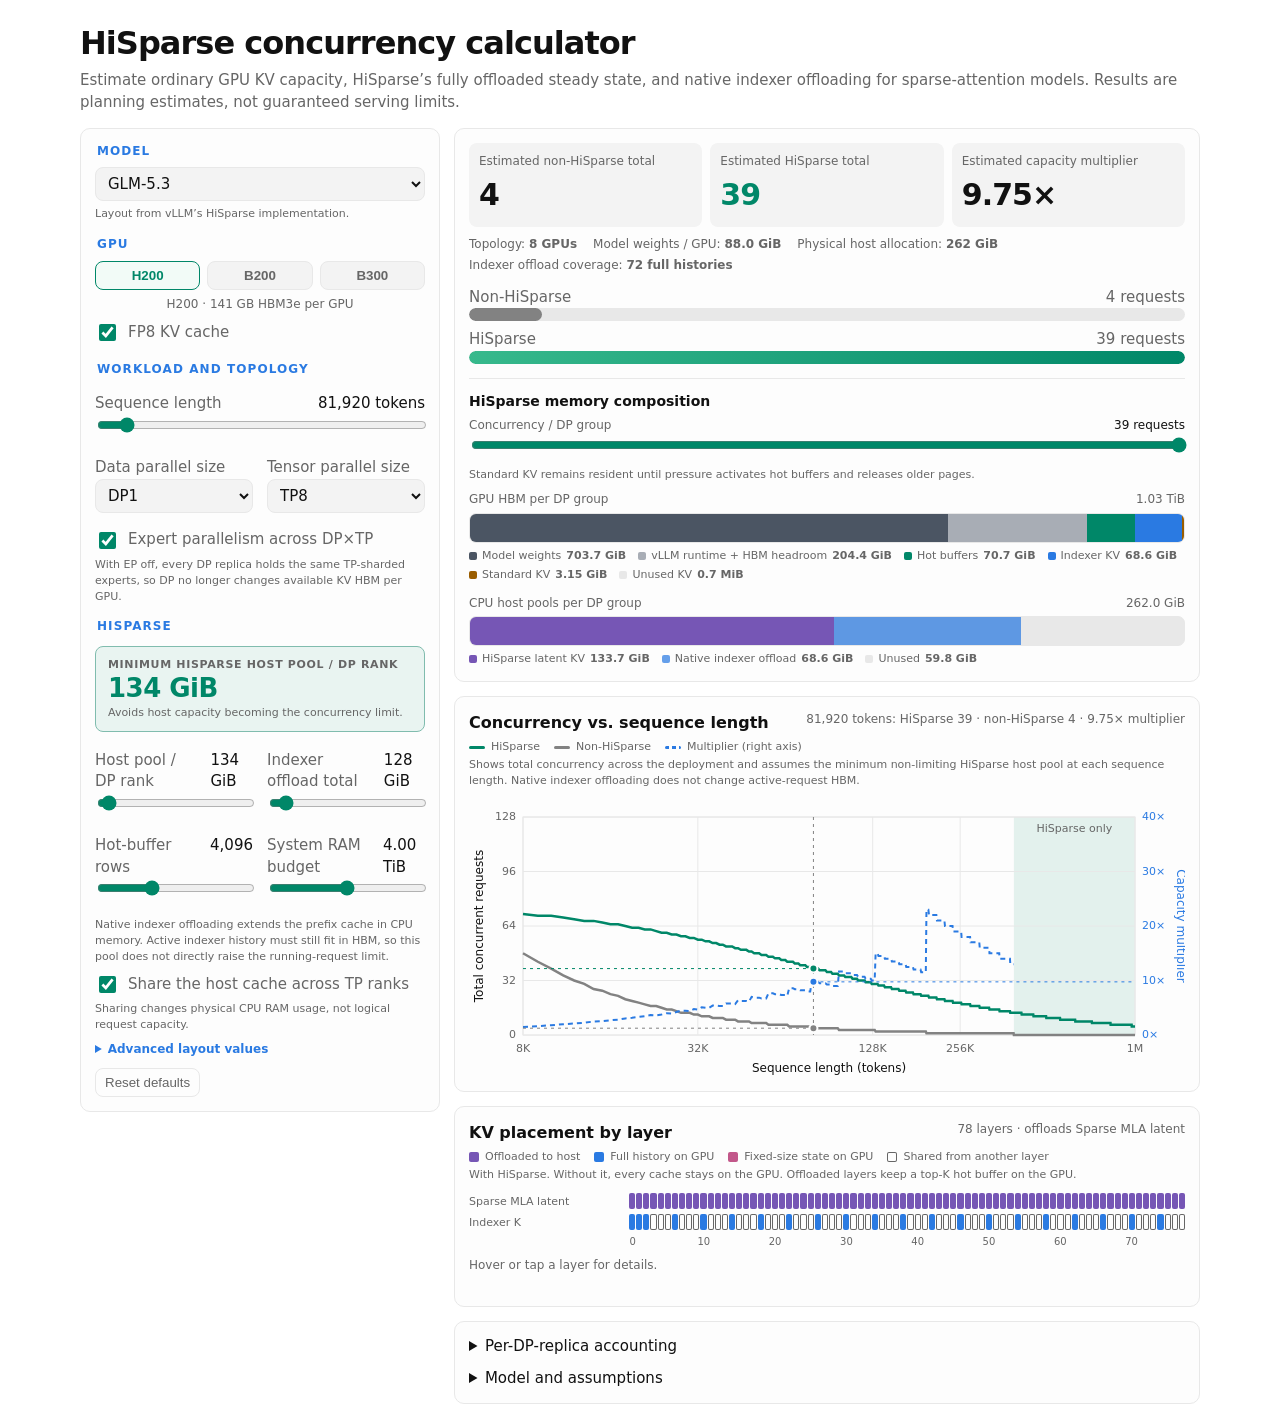
<file: static/hisparse-calculator/index.html>
<!doctype html>
<html lang="en">
<head>
  <meta charset="utf-8">
  <meta name="viewport" content="width=device-width, initial-scale=1">
  <title>HiSparse concurrency calculator</title>
  <style>
    :root {
      color-scheme: light;
      --panel: #fdfdfd;
      --panel-2: #f3f3f3;
      --text: #111111;
      --muted: #666666;
      --line: #e8e8e8;
      --track: #e8e8e8;
      --base: #828282;
      --hi: #008768;
      --accent: #2a7ae2;
      --warn: #9a5d00;
      --host: #7656b5;
      --weights: #4b5563;
      --reserve: #a8adb5;
      --fixed: #c2578a;
    }

    :root[data-theme="dark"] {
      color-scheme: dark;
      --panel: #181818;
      --panel-2: #212121;
      --text: #bbbbbb;
      --muted: #999999;
      --line: #404040;
      --track: #303030;
      --base: #999999;
      --hi: #52d3a5;
      --accent: #79b8ff;
      --warn: #ffc66d;
      --host: #b59cff;
      --weights: #cbd5e1;
      --reserve: #555c66;
      --fixed: #e889b6;
    }

    * { box-sizing: border-box; }

    html,
    body {
      margin: 0;
      background: transparent;
      color: var(--text);
      font: 15px/1.45 ui-sans-serif, system-ui, -apple-system, BlinkMacSystemFont,
        "Segoe UI", sans-serif;
    }

    .calculator {
      width: min(1120px, calc(100% - 32px));
      margin: 20px auto;
    }

    header { margin-bottom: 14px; }
    h1 { margin: 0 0 4px; font-size: clamp(24px, 4vw, 32px); letter-spacing: -.03em; }
    p { margin: 0; }
    .subtitle, .hint, .assumption { color: var(--muted); }

    .layout {
      display: grid;
      grid-template-columns: minmax(270px, 360px) minmax(0, 1fr);
      gap: 14px;
      align-items: start;
    }

    .panel {
      background: var(--panel);
      border: 1px solid var(--line);
      border-radius: 10px;
    }

    .controls { padding: 14px; }
    fieldset { margin: 0 0 14px; padding: 0; border: 0; }
    fieldset:last-of-type { margin-bottom: 8px; }
    legend {
      width: 100%;
      margin-bottom: 7px;
      color: var(--accent);
      font-size: 12px;
      font-weight: 750;
      letter-spacing: .09em;
      text-transform: uppercase;
    }

    .field {
      display: grid;
      grid-template-columns: minmax(0, 1fr) 118px;
      gap: 12px;
      align-items: center;
      margin: 6px 0;
    }

    .compact-grid {
      display: grid;
      grid-template-columns: repeat(2, minmax(0, 1fr));
      column-gap: 14px;
    }
    .preset-row { display: grid; grid-template-columns: repeat(3, 1fr); gap: 7px; }
    .preset {
      padding: 6px 5px;
      background: var(--panel-2);
      color: var(--muted);
      font-weight: 700;
    }
    .preset.active { border-color: var(--hi); color: var(--hi); background: #52d3a510; }
    .gpu-capacity { margin: 6px 0 8px; text-align: center; font-size: 12px; color: var(--muted); }

    .slider-field { min-width: 0; margin: 8px 0; }
    .slider-field label { display: flex; justify-content: space-between; gap: 12px; }
    .slider-field output { color: var(--text); font-variant-numeric: tabular-nums; }
    input[type="range"] {
      height: 18px;
      margin-top: 1px;
      padding: 0;
      border: 0;
      background: transparent;
      accent-color: var(--hi);
      box-shadow: none;
    }

    .toggle {
      display: flex;
      gap: 9px;
      align-items: center;
      margin: 8px 0 3px;
      color: var(--muted);
    }
    .toggle input { width: 17px; height: 17px; accent-color: var(--hi); }
    .toggle:has(input:disabled) { opacity: .55; cursor: not-allowed; }
    .inline-hint { margin-top: 5px; color: var(--muted); font-size: 11px; }
    .minimum-host {
      margin: 3px 0 10px;
      padding: 10px 12px;
      border: 1px solid color-mix(in srgb, var(--hi) 45%, var(--line));
      border-radius: 8px;
      background: color-mix(in srgb, var(--hi) 8%, var(--panel));
    }
    .minimum-host-label {
      color: var(--muted);
      font-size: 11px;
      font-weight: 750;
      letter-spacing: .06em;
      text-transform: uppercase;
    }
    .minimum-host strong {
      display: block;
      margin: 1px 0;
      color: var(--hi);
      font-size: 26px;
      line-height: 1.15;
      letter-spacing: -.02em;
    }
    .minimum-host-note { color: var(--muted); font-size: 11px; }
    .fit-warning {
      margin-top: 7px;
      padding: 7px 9px;
      border: 1px solid var(--warn);
      border-radius: 8px;
      color: var(--warn);
      font-size: 12px;
    }
    .fit-warning[hidden] { display: none; }
    .advanced { margin: 6px 0 10px; }
    .advanced summary { color: var(--accent); font-size: 12px; font-weight: 700; }
    .advanced .field:first-of-type { margin-top: 14px; }

    label { color: var(--muted); }
    input,
    select {
      width: 100%;
      min-width: 0;
      padding: 6px 8px;
      border: 1px solid var(--line);
      border-radius: 8px;
      outline: none;
      background: var(--panel-2);
      color: var(--text);
      font: inherit;
      font-variant-numeric: tabular-nums;
    }
    input:focus,
    select:focus {
      border-color: var(--accent);
      box-shadow: 0 0 0 3px color-mix(in srgb, var(--accent) 14%, transparent);
    }

    button {
      padding: 6px 9px;
      border: 1px solid var(--line);
      border-radius: 8px;
      background: transparent;
      color: var(--muted);
      cursor: pointer;
    }
    button:hover { color: var(--text); border-color: var(--accent); }

    .results { display: grid; gap: 14px; }
    .summary { padding: 14px; }
    .cards { display: grid; grid-template-columns: repeat(3, minmax(0, 1fr)); gap: 8px; }
    .card { padding: 10px; background: var(--panel-2); border-radius: 8px; }
    .card .label { color: var(--muted); font-size: 12px; }
    .card .value {
      margin-top: 3px;
      font-size: clamp(22px, 4vw, 30px);
      font-weight: 750;
      font-variant-numeric: tabular-nums;
      letter-spacing: -.03em;
    }
    .card.hisparse .value { color: var(--hi); }
    .enablement {
      margin-top: 10px;
      padding: 10px 12px;
      border: 1px solid color-mix(in srgb, var(--hi) 55%, var(--line));
      border-radius: 8px;
      background: color-mix(in srgb, var(--hi) 8%, var(--panel));
    }
    .enablement[hidden] { display: none; }
    .enablement strong { display: block; color: var(--hi); }
    .enablement span { color: var(--muted); font-size: 12px; }
    .summary-meta {
      display: flex;
      flex-wrap: wrap;
      gap: 4px 16px;
      margin-top: 9px;
      color: var(--muted);
      font-size: 12px;
    }

    .bars { margin-top: 12px; display: grid; gap: 8px; }
    .bar-label { display: flex; justify-content: space-between; color: var(--muted); }
    .track { height: 13px; overflow: hidden; background: var(--track); border-radius: 99px; }
    .bar { height: 100%; min-width: 2px; border-radius: inherit; transition: width 160ms ease; }
    .bar.baseline { background: var(--base); }
    .bar.hisparse { background: linear-gradient(90deg, #37b98c, var(--hi)); }

    .memory-composition {
      margin-top: 14px;
      padding-top: 12px;
      border-top: 1px solid var(--line);
    }
    .memory-composition h2 { margin: 0; font-size: 14px; }
    .memory-control { margin: 6px 0 9px; }
    .memory-control label {
      display: flex;
      justify-content: space-between;
      gap: 12px;
      font-size: 12px;
    }
    .memory-control output { color: var(--text); font-variant-numeric: tabular-nums; }
    .memory-control input { margin-top: 1px; }
    .memory-note { margin: -3px 0 9px; color: var(--muted); font-size: 11px; }
    .memory-rows { display: grid; gap: 12px; }
    .memory-label {
      display: flex;
      flex-wrap: wrap;
      justify-content: space-between;
      gap: 2px 12px;
      margin-bottom: 4px;
      color: var(--muted);
      font-size: 12px;
    }
    .memory-track {
      display: flex;
      height: 30px;
      overflow: hidden;
      border: 1px solid var(--line);
      border-radius: 7px;
      background: var(--track);
    }
    .memory-segment { height: 100%; transition: width 160ms ease; }
    .memory-segment.hot { background: var(--hi); }
    .memory-segment.indexer { background: var(--accent); }
    .memory-segment.indexer-offload { background: var(--accent); opacity: .72; }
    .memory-segment.standard { background: var(--warn); }
    .memory-segment.fixed, .memory-swatch.fixed { background: var(--fixed); }
    .memory-segment.admission, .memory-swatch.admission {
      background: repeating-linear-gradient(45deg, var(--reserve) 0 3px, transparent 3px 6px);
    }
    .memory-key[hidden] { display: none; }
    .memory-segment.host { background: var(--host); }
    .memory-segment.weights { background: var(--weights); }
    .memory-segment.reserve { background: var(--reserve); }
    .memory-segment.unused { background: var(--track); }
    .memory-legend {
      display: flex;
      flex-wrap: wrap;
      gap: 3px 12px;
      margin-top: 5px;
      color: var(--muted);
      font-size: 11px;
      font-variant-numeric: tabular-nums;
    }
    .memory-key { display: inline-flex; align-items: center; gap: 5px; }
    .memory-swatch {
      width: 8px;
      height: 8px;
      flex: none;
      border-radius: 2px;
      background: var(--track);
    }
    .memory-swatch.hot { background: var(--hi); }
    .memory-swatch.indexer { background: var(--accent); }
    .memory-swatch.indexer-offload { background: var(--accent); opacity: .72; }
    .memory-swatch.standard { background: var(--warn); }
    .memory-swatch.host { background: var(--host); }
    .memory-swatch.weights { background: var(--weights); }
    .memory-swatch.reserve { background: var(--reserve); }

    .chart-panel { padding: 14px; }
    .chart-heading { display: flex; flex-wrap: wrap; justify-content: space-between; gap: 4px 16px; }
    .chart-heading h2 { margin: 0; font-size: 16px; }
    .chart-summary { color: var(--muted); font-size: 12px; }
    .chart-assumption { margin-top: 2px; color: var(--muted); font-size: 11px; }
    .chart-wrap { position: relative; margin-top: 8px; }
    .chart-wrap svg { display: block; width: 100%; height: 280px; }
    .chart-frame { fill: transparent; stroke: var(--line); }
    .chart-grid { stroke: var(--line); }
    .chart-axis, .chart-label { fill: var(--muted); font-size: 11px; }
    .chart-axis-title { fill: var(--text); font-size: 12px; }
    .chart-curve { fill: none; stroke-width: 2.5; }
    .chart-curve.hisparse { stroke: var(--hi); }
    .chart-curve.baseline { stroke: var(--base); }
    .chart-legend { display: flex; flex-wrap: wrap; gap: 4px 14px; margin-top: 5px; color: var(--muted); font-size: 11px; }
    .chart-legend span { display: inline-flex; align-items: center; gap: 6px; }
    .chart-legend i { width: 16px; height: 3px; border-radius: 99px; background: var(--base); }
    .chart-legend i.hisparse { background: var(--hi); }
    .chart-legend i.multiplier { background: repeating-linear-gradient(90deg, var(--accent) 0 4px, transparent 4px 7px); }
    .chart-curve.multiplier { stroke: var(--accent); stroke-width: 2; stroke-dasharray: 5 4; }
    .chart-axis.multiplier, .chart-axis-title.multiplier { fill: var(--accent); }
    .chart-selected { stroke: var(--base); stroke-dasharray: 3 4; }
    .chart-selected-point { fill: var(--hi); stroke: var(--panel); stroke-width: 2; }
    .chart-selected-point.baseline { fill: var(--base); }
    .chart-selected.hisparse { stroke: var(--hi); }
    .chart-selected.multiplier { stroke: var(--accent); }
    .chart-selected-point.multiplier { fill: var(--accent); }
    .chart-only-region { fill: color-mix(in srgb, var(--hi) 10%, transparent); }
    .chart-hover-guide { stroke: var(--muted); stroke-width: 1; }
    .chart-hover-point { fill: var(--hi); stroke: var(--panel); stroke-width: 2; }
    .chart-hover-point.baseline { fill: var(--base); }
    .chart-tooltip {
      position: absolute;
      z-index: 1;
      width: max-content;
      max-width: 220px;
      padding: 6px 8px;
      border: 1px solid var(--line);
      border-radius: 7px;
      background: var(--panel);
      color: var(--text);
      font-size: 11px;
      line-height: 1.4;
      white-space: pre-line;
      pointer-events: none;
      transform: translateX(-50%);
    }
    .chart-tooltip[hidden] { display: none; }

    .layer-panel { padding: 14px; }
    .layer-legend { display: flex; flex-wrap: wrap; gap: 4px 14px; margin-top: 5px; color: var(--muted); font-size: 11px; }
    .layer-legend span { display: inline-flex; align-items: center; gap: 6px; }
    .layer-legend span[hidden] { display: none; }
    .layer-legend .layer-cell { width: 10px; height: 10px; }
    .layer-map { display: grid; grid-template-columns: 150px minmax(0, 1fr); gap: 5px 10px; margin-top: 10px; align-items: center; }
    .layer-lane-label { color: var(--muted); font-size: 11px; line-height: 1.2; }
    .layer-row { display: grid; gap: 1px; }
    .layer-cell { display: block; height: 16px; border-radius: 2px; background: transparent; }
    .layer-cell.host { background: var(--host); }
    .layer-cell.gpu { background: var(--accent); }
    .layer-cell.fixed { background: var(--fixed); }
    .layer-cell.shared { box-shadow: inset 0 0 0 1px var(--muted); }
    .layer-cell.static { background: repeating-linear-gradient(45deg, var(--host) 0 2px, transparent 2px 4px); }
    .layer-cell.none { background: var(--track); opacity: .35; }
    .layer-row .layer-cell:not(.none) { cursor: pointer; }
    .layer-row .layer-cell.active { outline: 2px solid var(--text); outline-offset: 1px; }
    .layer-axis { position: relative; height: 14px; color: var(--muted); font-size: 10px; font-variant-numeric: tabular-nums; }
    .layer-axis span { position: absolute; transform: translateX(-50%); }
    .layer-detail { min-height: 2.9em; margin-top: 8px; color: var(--muted); font-size: 12px; }
    .layer-detail strong { color: var(--text); }
    @media (max-width: 560px) {
      .layer-map { grid-template-columns: minmax(0, 1fr); gap: 2px; }
      .layer-lane-label { margin-top: 5px; }
      .layer-axis-spacer { display: none; }
    }
    .details { padding: 14px; }
    .details > details:first-child { margin-top: 0; }
    .details table { margin-top: 8px; font-size: 13px; }
    table { width: 100%; border-collapse: collapse; font-variant-numeric: tabular-nums; }
    th, td { padding: 6px 4px; border-bottom: 1px solid var(--line); text-align: right; }
    th:first-child, td:first-child { text-align: left; color: var(--muted); }
    th { color: var(--text); font-size: 12px; }
    tr:last-child td { border-bottom: 0; }
    .limiter { color: var(--warn); }

    details { margin-top: 10px; color: var(--muted); }
    summary { cursor: pointer; color: var(--text); }
    code { font-family: ui-monospace, SFMono-Regular, Menlo, monospace; }
    .assumption { margin-top: 14px; font-size: 12px; }

    @media (max-width: 900px) {
      .calculator { width: calc(100% - 12px); margin: 8px auto; }
      .layout { grid-template-columns: 1fr; }
      .results { display: contents; }
      .summary { order: 1; }
      .controls { order: 2; }
      .layer-panel { order: 3; }
      .details { order: 4; }
    }

    @media (max-width: 480px) {
      .compact-grid, .cards { grid-template-columns: 1fr; }
      .topology-grid { grid-template-columns: repeat(2, minmax(0, 1fr)); }
    }
  </style>
  <script>
    (() => {
      const root = document.documentElement;
      let parentRoot = null;
      try { parentRoot = window.frameElement && window.parent.document.documentElement; } catch {}
      const systemDark = window.matchMedia("(prefers-color-scheme: dark)");
      const resolveTheme = () => {
        if (parentRoot && parentRoot.dataset.theme) return parentRoot.dataset.theme;
        let saved = null;
        try { saved = localStorage.getItem("pref-theme"); } catch {}
        if (saved === "dark" || saved === "light") return saved;
        return systemDark.matches ? "dark" : "light";
      };
      const apply = () => { root.dataset.theme = resolveTheme(); };
      apply();
      systemDark.addEventListener("change", apply);
      if (parentRoot) {
        new MutationObserver(apply).observe(parentRoot, { attributes: true, attributeFilter: ["data-theme"] });
      }
    })();
  </script>
</head>
<body>
  <main class="calculator">
    <header>
      <h1>HiSparse concurrency calculator</h1>
      <p class="subtitle">Estimate ordinary GPU KV capacity, HiSparse’s fully offloaded steady state, and native indexer offloading for sparse-attention models. Results are planning estimates, not guaranteed serving limits.</p>
    </header>

    <div class="layout">
      <form class="panel controls" id="controls">
        <fieldset>
          <legend>Model</legend>
          <select id="model" aria-label="Model">
            <option value="glm53" selected>GLM-5.3</option>
            <option value="glm53flash">GLM-5.3-Flash</option>
            <option value="dsv4pro">DeepSeek-V4-Pro</option>
            <option value="dsv4flash">DeepSeek-V4-Flash</option>
            <option value="dsv41flash">DeepSeek-V4.1-Flash</option>
            <option value="kimik31pro">Kimi-K3.1-Pro</option>
            <option value="mistrallarge4">Mistral-Large-4</option>
            <option value="qwen38flash">Qwen3.8-Flash-Next</option>
          </select>
          <p class="inline-hint" id="modelNote"></p>
        </fieldset>

        <fieldset>
          <legend>GPU</legend>
          <div class="preset-row">
            <button class="preset active" type="button" data-gpu="H200" data-memory="141" data-arch="sm90">H200</button>
            <button class="preset" type="button" data-gpu="B200" data-memory="180" data-arch="sm100">B200</button>
            <button class="preset" type="button" data-gpu="B300" data-memory="288" data-arch="sm100">B300</button>
          </div>
          <p class="gpu-capacity" id="gpuCapacity">H200 · 141 GB HBM3e per GPU</p>
          <label class="toggle" for="fp8Kv">
            <input id="fp8Kv" type="checkbox" checked>
            FP8 KV cache
          </label>
          <p class="fit-warning" id="fitWarning" hidden></p>
        </fieldset>

        <fieldset>
          <legend>Workload and topology</legend>
          <div class="slider-field">
            <label for="sequence">Sequence length <output id="sequenceValue"></output></label>
            <input id="sequence" type="range" min="8192" max="1048576" step="1024" value="81920">
          </div>
          <div class="compact-grid topology-grid">
            <div class="slider-field">
              <label for="dp">Data parallel size</label>
              <select id="dp">
                <option value="1" selected>DP1</option>
                <option value="2">DP2</option>
                <option value="4">DP4</option>
                <option value="8">DP8</option>
                <option value="16">DP16</option>
              </select>
            </div>
            <div class="slider-field">
              <label for="tp">Tensor parallel size</label>
              <select id="tp">
                <option value="1">TP1</option>
                <option value="2">TP2</option>
                <option value="4">TP4</option>
                <option value="8" selected>TP8</option>
              </select>
            </div>
          </div>
          <label class="toggle" for="expertParallel">
            <input id="expertParallel" type="checkbox" checked>
            Expert parallelism across DP×TP
          </label>
          <p class="inline-hint">With EP off, every DP replica holds the same TP-sharded experts, so DP no longer changes available KV HBM per GPU.</p>
        </fieldset>

        <fieldset>
          <legend>HiSparse</legend>
          <div class="minimum-host">
            <div class="minimum-host-label">Minimum HiSparse host pool / DP rank</div>
            <strong id="minHostPerDp">–</strong>
            <div class="minimum-host-note">Avoids host capacity becoming the concurrency limit.</div>
          </div>
          <div class="compact-grid">
            <div class="slider-field">
              <label for="hostGiB">Host pool / DP rank <output id="hostGiBValue"></output></label>
              <input id="hostGiB" type="range" min="16" max="4096" step="1" value="134">
            </div>
            <div class="slider-field">
              <label for="indexerOffloadGiB">Indexer offload total <output id="indexerOffloadGiBValue"></output></label>
              <input id="indexerOffloadGiB" type="range" min="0" max="2048" step="16" value="128">
            </div>
            <div class="slider-field">
              <label for="deviceBuffer">Hot-buffer rows <output id="deviceBufferValue"></output></label>
              <input id="deviceBuffer" type="range" min="2048" max="8192" step="64" value="4096">
            </div>
            <div class="slider-field">
              <label for="systemRamGiB">System RAM budget <output id="systemRamGiBValue"></output></label>
              <input id="systemRamGiB" type="range" min="128" max="8192" step="64" value="4096">
            </div>
          </div>
          <p class="inline-hint">Native indexer offloading extends the prefix cache in CPU memory. Active indexer history must still fit in HBM, so this pool does not directly raise the running-request limit.</p>
          <label class="toggle" for="shareHost">
            <input id="shareHost" type="checkbox" checked>
            Share the host cache across TP ranks
          </label>
          <p class="inline-hint" id="shareHostHint"></p>
          <p class="fit-warning" id="ramWarning" hidden></p>
        </fieldset>

        <details class="advanced">
          <summary>Advanced layout values</summary>
          <div class="slider-field">
            <label for="kvHbm">Available KV HBM / GPU override <output id="kvHbmValue"></output></label>
            <input id="kvHbm" type="range" min="0" max="131.32" step="0.1" value="17.8">
          </div>
          <p class="inline-hint">Automatically estimated from the model’s TP/EP-sharded weights at 92% GPU utilization. Override only to match vLLM’s reported startup value.</p>
          <div class="field"><label for="baselinePoolBytes">Baseline GPU block bytes</label><input id="baselinePoolBytes" type="number" min="1" value="3052800"></div>
          <div class="field"><label for="baselineBlock">Baseline block tokens</label><input id="baselineBlock" type="number" min="1" value="64"></div>
          <div class="field"><label for="baselineConst">Baseline fixed blocks / request</label><input id="baselineConst" type="number" min="0" value="0"></div>
          <div class="field"><label for="baselineReserve">Baseline admission reserve blocks</label><input id="baselineReserve" type="number" min="0" value="0"></div>
          <div class="field"><label for="hisparsePoolBytes">HiSparse GPU block bytes</label><input id="hisparsePoolBytes" type="number" min="1" value="184320"></div>
          <div class="field"><label for="gpuBlock">HiSparse indexer block tokens</label><input id="gpuBlock" type="number" min="1" value="64"></div>
          <div class="field"><label for="otherGpu">HiSparse fixed blocks / request</label><input id="otherGpu" type="number" min="0" value="0"></div>
          <div class="field"><label for="hisparseReserve">HiSparse admission reserve blocks</label><input id="hisparseReserve" type="number" min="0" value="0"></div>
          <div class="field"><label for="hostBlockBytes">Host block bytes</label><input id="hostBlockBytes" type="number" min="1" value="2875392"></div>
          <div class="field"><label for="hostBlock">Host block tokens</label><input id="hostBlock" type="number" min="1" value="64"></div>
          <div class="field"><label for="residentPages">Retained pages / group</label><input id="residentPages" type="number" min="0" value="2"></div>
          <p class="inline-hint" id="hotGroupsNote"></p>
        </details>
        <button type="reset">Reset defaults</button>
      </form>

      <section class="results" aria-live="polite">
        <div class="panel summary">
          <div class="cards">
            <div class="card">
              <div class="label">Estimated non-HiSparse total</div>
              <div class="value" id="baselineTotal">–</div>
            </div>
            <div class="card hisparse">
              <div class="label">Estimated HiSparse total</div>
              <div class="value" id="hisparseTotal">–</div>
            </div>
            <div class="card">
              <div class="label">Estimated capacity multiplier</div>
              <div class="value" id="multiplier">–</div>
            </div>
          </div>
          <div class="enablement" id="enablement" hidden>
            <strong>HiSparse enables this sequence length.</strong>
            <span id="enablementDetail"></span>
          </div>
          <div class="summary-meta">
            <span>Topology: <strong id="gpuTopology">–</strong></span>
            <span>Model weights / GPU: <strong id="modelWeight">–</strong></span>
            <span>Physical host allocation: <strong id="physicalHost">–</strong></span>
            <span>Indexer offload coverage: <strong id="indexerOffloadCoverage">–</strong></span>
          </div>

          <div class="bars">
            <div>
              <div class="bar-label"><span>Non-HiSparse</span><span id="baselineBarValue"></span></div>
              <div class="track"><div class="bar baseline" id="baselineBar"></div></div>
            </div>
            <div>
              <div class="bar-label"><span>HiSparse</span><span id="hisparseBarValue"></span></div>
              <div class="track"><div class="bar hisparse" id="hisparseBar"></div></div>
            </div>
          </div>

          <div class="memory-composition">
            <h2>HiSparse memory composition</h2>
            <div class="memory-control">
              <label for="memoryConcurrency">
                Concurrency / DP group
                <output id="memoryConcurrencyValue">–</output>
              </label>
              <input id="memoryConcurrency" type="range" min="0" max="1" step="1" value="1">
            </div>
            <p class="memory-note">Standard KV remains resident until pressure activates hot buffers and releases older pages.</p>
            <div class="memory-rows">
              <div>
                <div class="memory-label">
                  <span>GPU HBM per DP group</span>
                  <span id="gpuMemoryTotal">–</span>
                </div>
                <div class="memory-track" id="gpuMemoryBar" role="img">
                  <div class="memory-segment weights" id="gpuMemoryWeights"></div>
                  <div class="memory-segment reserve" id="gpuMemoryReserve"></div>
                  <div class="memory-segment hot" id="gpuMemoryHot"></div>
                  <div class="memory-segment indexer" id="gpuMemoryIndexer"></div>
                  <div class="memory-segment fixed" id="gpuMemoryFixed"></div>
                  <div class="memory-segment admission" id="gpuMemoryAdmission"></div>
                  <div class="memory-segment standard" id="gpuMemoryStandard"></div>
                  <div class="memory-segment unused" id="gpuMemoryUnused"></div>
                </div>
                <div class="memory-legend">
                  <span class="memory-key"><i class="memory-swatch weights"></i>Model weights <strong id="gpuMemoryWeightsValue">–</strong></span>
                  <span class="memory-key"><i class="memory-swatch reserve"></i>vLLM runtime + HBM headroom <strong id="gpuMemoryReserveValue">–</strong></span>
                  <span class="memory-key"><i class="memory-swatch hot"></i>Hot buffers <strong id="gpuMemoryHotValue">–</strong></span>
                  <span class="memory-key"><i class="memory-swatch indexer"></i>Indexer KV <strong id="gpuMemoryIndexerValue">–</strong></span>
                  <span class="memory-key" data-optional><i class="memory-swatch fixed"></i>Fixed per-request state <strong id="gpuMemoryFixedValue">–</strong></span>
                  <span class="memory-key" data-optional><i class="memory-swatch admission"></i>Admission reserve <strong id="gpuMemoryAdmissionValue">–</strong></span>
                  <span class="memory-key"><i class="memory-swatch standard"></i>Standard KV <strong id="gpuMemoryStandardValue">–</strong></span>
                  <span class="memory-key"><i class="memory-swatch"></i>Unused KV <strong id="gpuMemoryUnusedValue">–</strong></span>
                </div>
              </div>
              <div>
                <div class="memory-label">
                  <span>CPU host pools per DP group</span>
                  <span id="cpuMemoryTotal">–</span>
                </div>
                <div class="memory-track" id="cpuMemoryBar" role="img">
                  <div class="memory-segment host" id="cpuMemoryHost"></div>
                  <div class="memory-segment indexer-offload" id="cpuMemoryIndexerOffload"></div>
                  <div class="memory-segment unused" id="cpuMemoryUnused"></div>
                </div>
                <div class="memory-legend">
                  <span class="memory-key"><i class="memory-swatch host"></i>HiSparse latent KV <strong id="cpuMemoryHostValue">–</strong></span>
                  <span class="memory-key"><i class="memory-swatch indexer-offload"></i>Native indexer offload <strong id="cpuMemoryIndexerOffloadValue">–</strong></span>
                  <span class="memory-key"><i class="memory-swatch"></i>Unused <strong id="cpuMemoryUnusedValue">–</strong></span>
                </div>
              </div>
            </div>
          </div>
        </div>

        <div class="panel chart-panel">
          <div class="chart-heading">
            <h2>Concurrency vs. sequence length</h2>
            <p class="chart-summary" id="chartSummary">–</p>
          </div>
          <div class="chart-legend" aria-label="Chart series">
            <span><i class="hisparse"></i>HiSparse</span>
            <span><i></i>Non-HiSparse</span>
            <span><i class="multiplier"></i>Multiplier (right axis)</span>
          </div>
          <p class="chart-assumption">Shows total concurrency across the deployment and assumes the minimum non-limiting HiSparse host pool at each sequence length. Native indexer offloading does not change active-request HBM.</p>
          <div class="chart-wrap" id="chartWrap">
            <svg id="concurrencyChart" role="img" aria-labelledby="concurrencyChartTitle concurrencyChartDesc">
              <title id="concurrencyChartTitle">Concurrency by sequence length</title>
              <desc id="concurrencyChartDesc">HiSparse and non-HiSparse concurrency across sequence lengths.</desc>
            </svg>
            <div class="chart-tooltip" id="chartTooltip" role="tooltip" hidden></div>
          </div>
        </div>

        <div class="panel layer-panel">
          <div class="chart-heading">
            <h2>KV placement by layer</h2>
            <p class="chart-summary" id="layerSummary">–</p>
          </div>
          <div class="layer-legend">
            <span><i class="layer-cell host"></i>Offloaded to host</span>
            <span><i class="layer-cell gpu"></i>Full history on GPU</span>
            <span><i class="layer-cell fixed"></i>Fixed-size state on GPU</span>
            <span><i class="layer-cell shared"></i>Shared from another layer</span>
            <span data-static-key><i class="layer-cell static"></i>Static table in host memory</span>
          </div>
          <p class="chart-assumption">With HiSparse. Without it, every cache stays on the GPU. Offloaded layers keep a top-K hot buffer on the GPU.</p>
          <div class="layer-map" id="layerMap" role="group" aria-label="KV placement by layer"></div>
          <p class="layer-detail" id="layerDetail">Hover or tap a layer for details.</p>
        </div>

        <div class="panel details">
          <details>
            <summary>Per-DP-replica accounting</summary>
            <table>
              <thead><tr><th>Resource</th><th>Non-HiSparse</th><th>HiSparse</th></tr></thead>
              <tbody>
                <tr><td>GPU pool capacity</td><td id="baseGpuPool"></td><td id="hiGpuPool"></td></tr>
                <tr><td>Unique GPU / request</td><td id="baseGpuPerReq"></td><td id="hiGpuPerReq"></td></tr>
                <tr><td>↳ Indexer history</td><td>included</td><td id="indexerPerReq"></td></tr>
                <tr><td>↳ Hot buffers</td><td>–</td><td id="hotPerReq"></td></tr>
                <tr><td>↳ Retained pages</td><td>–</td><td id="residentPerReq"></td></tr>
                <tr><td>Unique host / request</td><td>–</td><td id="hostPerReq"></td></tr>
                <tr><td>Native indexer offload / request</td><td>–</td><td id="indexerOffloadPerReq"></td></tr>
                <tr><td>Native indexer offload coverage</td><td>–</td><td id="indexerOffloadCoverageDetail"></td></tr>
                <tr><td>GPU concurrency limit</td><td id="baseGpuLimit"></td><td id="hiGpuLimit"></td></tr>
                <tr><td>Host concurrency limit</td><td>–</td><td id="hiHostLimit"></td></tr>
                <tr><td>Final concurrency limit</td><td id="baseFinal"></td><td id="hiFinal"></td></tr>
              </tbody>
            </table>
          </details>

          <details>
            <summary>Model and assumptions</summary>
            <p class="assumption">
              HiSparse GPU usage is the unique indexer history plus per-request hot buffers,
              two retained resident pages per hot group, and fixed per-request state that
              stays on the GPU (sliding-window KV, compressor or linear-attention state).
              Each block costs the full packed stripe, so fixed state is counted in
              blocks. Models with small-block sliding or resident groups also hold an
              admission reserve for the next request’s prompt and in-flight prefill chunks
              (8,192 batched tokens, async scheduling). HiSparse host usage includes the
              full offloaded KV history. The native
              OffloadingConnector pool caches completed indexer blocks for prefix reuse, but
              does not remove active indexer history from HBM. The sparse-MLA latent and
              indexer KV are replicated across TP ranks;
              therefore TP does not directly divide KV bytes per request. It can still leave
              more HBM for KV by reducing the per-GPU weight shard. With TP host sharing
              enabled, one host pool serves the whole TP group. This is a steady-state estimate;
              spill transitions, request-length skew, routing imbalance, and temporary
              workspaces can lower the reachable concurrency. The automatic HBM estimate
              shards routed-expert weights across DP×TP when EP is enabled; otherwise each
              DP replica duplicates them. Shared weights always shard across TP.
            </p>
          </details>
        </div>
      </section>
    </div>
  </main>

  <script>
    const form = document.querySelector("#controls");
    const ids = [
      "sequence", "dp", "tp", "kvHbm", "baselinePoolBytes",
      "baselineBlock", "hisparsePoolBytes", "hostGiB", "indexerOffloadGiB", "hostBlockBytes",
      "gpuBlock", "hostBlock", "deviceBuffer", "baselineConst", "baselineReserve",
      "hisparseReserve", "residentPages", "otherGpu", "shareHost", "fp8Kv",
      "expertParallel", "systemRamGiB", "memoryConcurrency", "model"
    ];
    const fields = Object.fromEntries(ids.map(id => [id, document.getElementById(id)]));
    const output = id => document.getElementById(id);
    const ceilDiv = (a, b) => Math.ceil(a / b);
    const fmt = n => Number.isFinite(n) ? Math.floor(n).toLocaleString("en-US") : "unbounded";
    const fmtTokens = n => `${fmt(n)} tokens`;
    const fmtHost = gib => gib >= 1024 ? `${(gib / 1024).toFixed(2)} TiB` : `${fmt(gib)} GiB`;
    const fmtBytes = bytes => {
      const gib = bytes / 2 ** 30;
      if (gib >= 1024) return `${(gib / 1024).toFixed(2)} TiB`;
      if (gib >= 1) return `${gib >= 10 ? gib.toFixed(1) : gib.toFixed(2)} GiB`;
      return `${(bytes / 2 ** 20).toFixed(bytes >= 100 * 2 ** 20 ? 0 : 1)} MiB`;
    };

    function updateMemoryBar(barId, total, segments) {
      const safeTotal = Math.max(total, 1);
      const labels = [];
      for (const { id, label, bytes } of segments) {
        const safeBytes = Math.max(0, Math.min(bytes, total));
        output(id).style.width = `${100 * safeBytes / safeTotal}%`;
        output(`${id}Value`).textContent = fmtBytes(safeBytes);
        const key = output(`${id}Value`).closest("[data-optional]");
        if (key) key.hidden = safeBytes === 0;
        labels.push(`${label}: ${fmtBytes(safeBytes)}`);
      }
      output(barId).setAttribute("aria-label", labels.join("; "));
    }
    let currentGpu = { name: "H200", memoryGB: 141, arch: "sm90" };
    let hostPoolUsesMinimum = true;
    let memoryConcurrencyUsesMaximum = true;
    const memoryBudget = { gpuMemoryUtilization: .92, runtimeReserveGiB: 15 };

    const layout = (baseline, hisparse, hot, host) => ({
      baseline: { blockBytes: baseline[0], blockTokens: baseline[1], fixedBlocks: baseline[2], reserveBlocks: baseline[3] },
      hisparse: { blockBytes: hisparse[0], blockTokens: hisparse[1], fixedBlocks: hisparse[2], reserveBlocks: hisparse[3] },
      hotGroups: hot.map(([count, rowsPerBlock]) => ({ count, rowsPerBlock })),
      host: { blockBytes: host[0], blockTokens: host[1] },
    });
    const models = {
      glm53: {
        name: "GLM-5.3",
        note: "Layout from vLLM’s HiSparse implementation.",
        weights: { sharedGiB: 19.556, routedExpertGiB: 684.167 },
        topk: 2048,
        layouts: {
          fp8: layout([3052800, 64, 0, 0], [184320, 64, 0, 0], [[20, 64]], [2875392, 64]),
          bf16: layout([5928192, 64, 0, 0], [294912, 64, 0, 0], [[20, 64]], [5750784, 64]),
        },
      },
      glm53flash: {
        name: "GLM-5.3-Flash",
        note: "Estimate from the layout in vllm-project/vllm#61243 (open). KDA state shards by TP, so the layout is computed for TP8 only. H200 requires BF16 KV.",
        weights: { sharedGiB: 14.407, routedExpertGiB: 290.321 },
        topk: 2048,
        tp: 8,
        layouts: {
          "sm100-fp8": layout([7028736, 1152, 13, 0], [589824, 1536, 103, 508], [[2, 128]], [720896, 128]),
          "sm100-bf16": layout([7569408, 640, 13, 0], [655360, 1792, 103, 762], [[3, 128]], [1441792, 128]),
          "sm90-bf16": layout([7468032, 640, 13, 0], [655360, 1792, 103, 762], [[3, 128]], [1441792, 128]),
        },
      },
      dsv4pro: {
        name: "DeepSeek-V4-Pro",
        note: "Estimate from the layout in vllm-project/vllm#53592 (open). FP8 KV only.",
        weights: { sharedGiB: 26.723, routedExpertGiB: 765.598 },
        topk: 1024,
        layouts: {
          fp8: layout([1435968, 256, 26, 13342], [336960, 256, 104, 53936], [[4, 64]], [1122304, 256]),
        },
      },
      dsv4flash: {
        name: "DeepSeek-V4-Flash",
        note: "Estimate from the layout in vllm-project/vllm#53592 (open), calibrated against measured B200 runs. FP8 KV only.",
        weights: { sharedGiB: 8.239, routedExpertGiB: 137.062 },
        topk: 512,
        layouts: {
          fp8: layout([1002240, 256, 26, 13342], [224640, 256, 107, 62083], [[4, 64]], [786432, 256]),
        },
      },
      dsv41flash: {
        name: "DeepSeek-V4.1-Flash",
        note: "Estimate from the layout in vllm-project/vllm#65905 (open), which offloads all compressed caches. The PR targets Hopper; Blackwell values apply the same policy to its larger records. Engram tables stay in host memory. FP8 KV only.",
        weights: { sharedGiB: 9.307, routedExpertGiB: 268.945 },
        topk: 512,
        layouts: {
          "sm90-fp8": layout([116928, 64, 36, 7168], [37440, 64, 203, 43000], [[3, 32], [1, 64]], [93440, 64]),
          "sm100-fp8": layout([219648, 128, 21, 4096], [67584, 128, 203, 41976], [[3, 64], [1, 128]], [168960, 128]),
        },
      },
      kimik31pro: {
        name: "Kimi-K3.1-Pro",
        note: "Estimate from the layout in vllm-project/vllm#67262 (open). Weights do not fit on 8 GPUs, so this defaults to DP2 × TP8 with EP. KDA state shards by TP, so the layout is computed for TP8 only.",
        weights: { sharedGiB: 106.880, routedExpertGiB: 1347.117 },
        topk: 2048,
        tp: 8,
        dp: 2,
        layouts: {
          "sm100-fp8": layout([19666944, 1152, 9, 0], [3649536, 1152, 54, 145], [[5, 1152]], [15925248, 1152]),
          "sm100-bf16": layout([20275200, 640, 9, 0], [2433024, 640, 105, 600], [[12, 640]], [17694720, 640]),
          "sm90-fp8": layout([19396608, 1024, 9, 0], [4156416, 1024, 69, 180], [[6, 1024]], [16121856, 1024]),
          "sm90-bf16": layout([19742976, 640, 9, 0], [2027520, 640, 105, 600], [[12, 640]], [17694720, 640]),
        },
      },
      mistrallarge4: {
        name: "Mistral-Large-4",
        note: "Estimate from the layout merged in vllm-project/vllm#64534, FP8 checkpoint. Weights do not fit on 8 H200s, so this defaults to DP2 × TP8 with EP. Excludes DSpark speculative decoding, which enlarges the hot buffers and adds sliding-window draft caches.",
        weights: { sharedGiB: 25.067, routedExpertGiB: 958.734 },
        topk: 2048,
        dp: 2,
        layouts: {
          "sm90-fp8": layout([3016704, 64, 0, 0], [377856, 64, 0, 4590], [[9, 64]], [2646016, 64]),
          "sm90-bf16": layout([5016960, 64, 0, 0], [372096, 64, 0, 8670], [[17, 64]], [4644864, 64]),
          "sm100-fp8": layout([3016944, 64, 0, 0], [371952, 64, 0, 4590], [[9, 64]], [2646016, 64]),
          "sm100-bf16": layout([5087232, 64, 0, 0], [442368, 64, 0, 8670], [[17, 64]], [4644864, 64]),
        },
      },
      qwen38flash: {
        name: "Qwen3.8-Flash-Next",
        note: "Estimate from the layout in vllm-project/vllm#59209 (open), BF16 checkpoint. GDN state shards by TP, so the layout is computed for TP8 only. Its 2 KV heads replicate past TP2 and each rank keeps a private host pool, so physical host memory is 4× the logical pool. Context is limited to 256k.",
        weights: { sharedGiB: 10.052, routedExpertGiB: 225.0 },
        topk: 2051,
        tp: 8,
        maxSequence: 262144,
        hostCopiesPerDp: 4,
        hostCopiesReason: "Unavailable for Qwen3.8-Flash-Next: it uses GQA with 2 KV heads, so at TP8 each rank holds one head and keeps its own host cache (4 copies of each head). Only MLA/DSA models, whose KV is identical on every TP rank, can share one host cache.",
        layouts: {
          bf16: layout([5849088, 448, 5, 12], [458752, 448, 38, 987], [[12, 448]], [11010048, 448]),
          fp8: layout([5750784, 832, 5, 12], [638976, 832, 38, 567], [[12, 832]], [10223616, 832]),
        },
      },
    };
    const currentModel = () => models[fields.model.value];

    const cell = (state, note) => ({ state, note });
    const lane = (label, numLayers, cellFor) => ({
      label,
      cells: Array.from({ length: numLayers }, (_, layer) => cellFor(layer)),
    });
    const lastAtOrBelow = (ids, layer) => Math.max(...ids.filter(id => id <= layer));

    const glm53IndexerLeader = layer => (layer < 3 ? layer : layer - (layer - 2) % 4);
    const dsv4Lanes = (compressRatios, topk) => {
      const n = compressRatios.length;
      const c4 = layer => compressRatios[layer] === 4;
      const c128 = layer => compressRatios[layer] === 128;
      return [
        lane("SWA KV (last 128 tokens)", n, () => cell("fixed", "Sliding-window KV for the last 128 tokens. Fixed size, stays on GPU.")),
        lane("C4 sparse latent", n, layer => c4(layer)
          ? cell("host", `4× compressed latent KV. Full history offloaded to host; the top-${fmt(topk)} rows the indexer selects are staged in a GPU hot buffer.`)
          : null),
        lane("C4 indexer K", n, layer => c4(layer)
          ? cell("gpu", "Indexer keys for the C4 latent. Full history stays on GPU so every step can score all tokens.")
          : null),
        lane("C128 latent", n, layer => c128(layer)
          ? cell("gpu", "128× compressed latent KV, read densely. Small, so the full history stays on GPU.")
          : null),
        lane("Compressor state", n, layer => (c4(layer) || c128(layer))
          ? cell("fixed", "Partial-block buffer for the compressor. Fixed size, stays on GPU.")
          : null),
      ];
    };

    const layerMaps = {
      glm53: () => {
        const n = 78;
        return [
          lane("Sparse MLA latent", n, () => cell("host", "Latent KV. Full history offloaded to host; the top-2,048 rows the indexer selects are staged in a GPU hot buffer.")),
          lane("Indexer K", n, layer => glm53IndexerLeader(layer) === layer
            ? cell("gpu", "Indexer keys. Full history stays on GPU so every step can score all tokens.")
            : cell("shared", `No indexer cache. Reuses layer ${glm53IndexerLeader(layer)}’s top-K selection.`)),
        ];
      },
      glm53flash: () => {
        const n = 45;
        const sparse = layer => layer % 4 === 3;
        return [
          lane("KDA linear-attention state", n, layer => sparse(layer)
            ? null
            : cell("fixed", "Kimi Delta Attention recurrent and conv state. Fixed size regardless of context, stays on GPU.")),
          lane("Sparse MLA latent", n, layer => sparse(layer)
            ? cell("host", "Latent KV. Full history offloaded to host; the top-2,048 rows the indexer selects are staged in a GPU hot buffer.")
            : null),
          lane("Indexer K (4× pooled)", n, layer => sparse(layer)
            ? cell("gpu", "Indexer keys pooled over 4 tokens. Full history stays on GPU.")
            : null),
          lane("Pooling tail ring", n, layer => sparse(layer)
            ? cell("fixed", "Keys for the not-yet-pooled tail. Fixed size, stays on GPU.")
            : null),
        ];
      },
      qwen38flash: () => {
        const n = 48;
        const qsa = layer => layer % 4 === 3;
        return [
          lane("Gated DeltaNet state", n, layer => qsa(layer)
            ? null
            : cell("fixed", "Gated DeltaNet recurrent and conv state. Fixed size regardless of context, stays on GPU.")),
          lane("Full-attention K/V", n, layer => qsa(layer)
            ? cell("host", "Main K/V (2 heads). Full history offloaded to host; the top-2,051 rows the indexer selects are staged in a GPU hot buffer.")
            : null),
          lane("Indexer K (4× compressed)", n, layer => qsa(layer)
            ? cell("gpu", "Compressed indexer keys, one row per 4 tokens. Full history stays on GPU.")
            : null),
          lane("Raw-key ring", n, layer => qsa(layer)
            ? cell("fixed", "Keys for the last few not-yet-compressed tokens. Fixed size, stays on GPU.")
            : null),
          lane("PLE short-conv state", n, layer => (layer === 1
            ? cell("fixed", "Per-layer embedding short-conv state. Fixed size, stays on GPU.")
            : null)),
          lane("PLE n-gram table", n, layer => (layer === 1
            ? cell("static", "Per-layer-embedding n-gram table, kept in pinned host memory by default. Model weights, not per-request KV.")
            : null)),
        ];
      },
      kimik31pro: () => {
        const n = 93;
        const dsa = layer => layer % 4 === 3 || layer === n - 1;
        return [
          lane("KDA linear-attention state", n, layer => dsa(layer)
            ? null
            : cell("fixed", "Kimi Delta Attention recurrent and conv state. Fixed size regardless of context, stays on GPU.")),
          lane("Sparse MLA latent", n, layer => dsa(layer)
            ? cell("host", "Latent KV. Full history offloaded to host; the top-2,048 rows the indexer selects are staged in a GPU hot buffer.")
            : null),
          lane("Indexer K", n, layer => dsa(layer)
            ? cell("gpu", "Indexer keys. Full history stays on GPU so every step can score all tokens.")
            : null),
        ];
      },
      mistrallarge4: () => {
        const n = 72;
        const kvReader = layer => layer >= 39 && layer % 4 === 3;
        const indexSource = layer => (layer < 17 || layer % 4 === 0 || layer % 4 === 3
          ? layer
          : layer - (layer % 4));
        return [
          lane("Sparse MLA latent", n, layer => kvReader(layer)
            ? cell("shared", "No latent cache of its own. Reads layer 35’s latent KV and shares its host pool and hot buffer.")
            : cell("host", `Latent KV${layer % 4 === 3 ? " (NoPE)" : ""}. Full history offloaded to host; the top-2,048 rows the indexer selects are staged in a GPU hot buffer.`)),
          lane("Indexer K", n, layer => indexSource(layer) === layer
            ? cell("gpu", "Indexer keys. Full history stays on GPU so every step can score all tokens.")
            : cell("shared", `No indexer cache. Reuses layer ${indexSource(layer)}’s top-K selection.`)),
        ];
      },
      dsv4pro: () => dsv4Lanes([128, 128, ...Array.from({ length: 59 }, (_, i) => (i % 2 ? 128 : 4))], 1024),
      dsv4flash: () => dsv4Lanes([0, 0, ...Array.from({ length: 41 }, (_, i) => (i % 2 ? 128 : 4))], 512),
      dsv41flash: () => {
        const n = 40;
        const ratio = layer => (layer < 2 ? 0 : layer < 20 ? 2 : 1);
        const kvSources = [2, 8, 14, 20];
        const indexSources = [2, 8, 14, 20, 24, 28, 32, 36];
        return [
          lane("SWA KV (last 128 tokens)", n, () => cell("fixed", "Sliding-window KV for the last 128 tokens. Fixed size, stays on GPU.")),
          lane("Compressed KV (C2 / C1)", n, layer => {
            if (!ratio(layer)) return null;
            if (kvSources.includes(layer)) {
              return cell("host", `C${ratio(layer)} compressed KV, shared by the layers above it. Full history offloaded to host; the top-512 rows are staged in a GPU hot buffer.`);
            }
            return cell("shared", `No KV cache of its own. Reads layer ${lastAtOrBelow(kvSources, layer)}’s compressed KV.`);
          }),
          lane("Indexer K", n, layer => {
            if (!ratio(layer)) return null;
            if (kvSources.includes(layer)) {
              return cell("gpu", "Indexer keys. Full history stays on GPU so every step can score all tokens.");
            }
            if (indexSources.includes(layer)) {
              return cell("shared", "Computes its own top-K, scoring against layer 20’s indexer keys.");
            }
            return cell("shared", `No indexer. Reuses layer ${lastAtOrBelow(indexSources, layer)}’s top-K selection.`);
          }),
          lane("Compressor state", n, layer => (ratio(layer) === 2 && kvSources.includes(layer)
            ? cell("fixed", "Partial-block buffer for the C2 compressor. Fixed size, stays on GPU.")
            : null)),
          lane("Engram table", n, layer => ([1, 14].includes(layer)
            ? cell("static", "Static n-gram embedding table, kept in host memory by default. Model weights, not per-request KV.")
            : null)),
        ];
      },
    };

    let activeLayerCell = null;

    function describeLayerCell(target) {
      if (activeLayerCell) activeLayerCell.classList.remove("active");
      activeLayerCell = target;
      target.classList.add("active");
      const detail = output("layerDetail");
      detail.replaceChildren();
      const heading = document.createElement("strong");
      heading.textContent = `Layer ${target.dataset.layer} · ${target.dataset.lane}. `;
      detail.append(heading, target.dataset.note);
    }

    function renderLayerMap() {
      const lanes = layerMaps[fields.model.value]();
      const numLayers = lanes[0].cells.length;
      const map = output("layerMap");
      map.replaceChildren();
      activeLayerCell = null;
      output("layerDetail").textContent = "Hover or tap a layer for details.";
      for (const { label, cells } of lanes) {
        const name = document.createElement("div");
        name.className = "layer-lane-label";
        name.textContent = label;
        const row = document.createElement("div");
        row.className = "layer-row";
        row.style.gridTemplateColumns = `repeat(${numLayers}, minmax(0, 1fr))`;
        cells.forEach((entry, layer) => {
          const box = document.createElement("span");
          box.className = `layer-cell ${entry ? entry.state : "none"}`;
          if (entry) {
            box.dataset.layer = layer;
            box.dataset.lane = label;
            box.dataset.note = entry.note;
            box.title = `Layer ${layer}: ${entry.note}`;
          }
          row.append(box);
        });
        map.append(name, row);
      }
      const spacer = document.createElement("div");
      spacer.className = "layer-axis-spacer";
      const axis = document.createElement("div");
      axis.className = "layer-axis";
      const tickStep = numLayers > 50 ? 10 : 5;
      for (let layer = 0; layer < numLayers; layer += tickStep) {
        const tick = document.createElement("span");
        tick.style.left = `${100 * (layer + .5) / numLayers}%`;
        tick.textContent = layer;
        axis.append(tick);
      }
      map.append(spacer, axis);

      const states = new Set(lanes.flatMap(({ cells }) => cells.filter(Boolean).map(entry => entry.state)));
      document.querySelector("[data-static-key]").hidden = !states.has("static");
      const offloaded = lanes.filter(({ cells }) => cells.some(entry => entry?.state === "host"));
      output("layerSummary").textContent = (
        `${numLayers} layers · offloads ${offloaded.map(({ label }) => label).join(", ")}`
      );
    }

    output("layerMap").addEventListener("pointerover", event => {
      if (event.target.dataset?.note) describeLayerCell(event.target);
    });
    output("layerMap").addEventListener("click", event => {
      if (event.target.dataset?.note) describeLayerCell(event.target);
    });

    function layoutFor(model, dtype) {
      return model.layouts[`${currentGpu.arch}-${dtype}`] || model.layouts[dtype];
    }

    function currentLayout() {
      return layoutFor(currentModel(), fields.fp8Kv.checked ? "fp8" : "bf16");
    }

    function hotBlocksPerRequest(hotRows) {
      return currentLayout().hotGroups.reduce(
        (blocks, group) => blocks + group.count * ceilDiv(hotRows, group.rowsPerBlock),
        0,
      );
    }

    function hotGroupCount() {
      return currentLayout().hotGroups.reduce((count, group) => count + group.count, 0);
    }

    function value(id, minimum = 0) {
      const parsed = Number(fields[id].value);
      return Number.isFinite(parsed) ? Math.max(parsed, minimum) : minimum;
    }

    function estimateModelWeightGiB() {
      const dp = value("dp", 1);
      const tp = value("tp", 1);
      const expertShards = fields.expertParallel.checked ? dp * tp : tp;
      const { weights } = currentModel();
      return weights.sharedGiB / tp + weights.routedExpertGiB / expertShards;
    }

    function gpuMemoryBudgetGiB() {
      const gpuMemoryGiB = currentGpu.memoryGB * 1e9 / 2 ** 30;
      return gpuMemoryGiB * memoryBudget.gpuMemoryUtilization;
    }

    function estimateAvailableKvHbm() {
      return Math.max(
        0,
        gpuMemoryBudgetGiB()
          - estimateModelWeightGiB()
          - memoryBudget.runtimeReserveGiB,
      );
    }

    function updateEstimatedKvHbm() {
      fields.kvHbm.value = Math.min(
        Number(fields.kvHbm.max),
        estimateAvailableKvHbm(),
      ).toFixed(1);
    }

    function updateKvLayout() {
      const model = currentModel();
      const fp8Available = Boolean(layoutFor(model, "fp8"));
      const bf16Available = Boolean(layoutFor(model, "bf16"));
      if (!fp8Available) fields.fp8Kv.checked = false;
      if (!bf16Available) fields.fp8Kv.checked = true;
      fields.fp8Kv.disabled = !(fp8Available && bf16Available);

      const kv = currentLayout();
      fields.baselinePoolBytes.value = kv.baseline.blockBytes;
      fields.baselineBlock.value = kv.baseline.blockTokens;
      fields.baselineConst.value = kv.baseline.fixedBlocks;
      fields.baselineReserve.value = kv.baseline.reserveBlocks;
      fields.hisparsePoolBytes.value = kv.hisparse.blockBytes;
      fields.gpuBlock.value = kv.hisparse.blockTokens;
      fields.otherGpu.value = kv.hisparse.fixedBlocks;
      fields.hisparseReserve.value = kv.hisparse.reserveBlocks;
      fields.hostBlockBytes.value = kv.host.blockBytes;
      fields.hostBlock.value = kv.host.blockTokens;
      output("hotGroupsNote").textContent = (
        `Hot/resident groups: ${kv.hotGroups.map(
          group => `${group.count} × ${group.rowsPerBlock} rows/block`,
        ).join(" + ")}. Top-K ${fmt(model.topk)}.`
      );
    }

    function applyModel() {
      const model = currentModel();
      output("modelNote").textContent = model.note;
      renderLayerMap();
      fields.deviceBuffer.min = model.topk;
      fields.deviceBuffer.max = 4 * model.topk;
      fields.deviceBuffer.step = model.topk % 32 === 0 ? model.topk / 32 : 1;
      fields.sequence.max = model.maxSequence ?? 1048576;
      fields.sequence.value = Math.min(Number(fields.sequence.value), Number(fields.sequence.max));
      if (model.hostCopiesPerDp) fields.shareHost.checked = false;
      else if (fields.shareHost.disabled) fields.shareHost.checked = true;
      fields.shareHost.disabled = Boolean(model.hostCopiesPerDp);
      const shareHostHint = model.hostCopiesReason
        ?? "Sharing changes physical CPU RAM usage, not logical request capacity.";
      output("shareHostHint").textContent = shareHostHint;
      fields.shareHost.closest("label").title = model.hostCopiesReason ?? "";
      fields.deviceBuffer.value = 2 * model.topk;
      fields.tp.disabled = Boolean(model.tp);
      if (model.tp) fields.tp.value = model.tp;
      fields.dp.value = model.dp ?? 1;
      if (model.dp) fields.expertParallel.checked = true;
      updateKvLayout();
      updateEstimatedKvHbm();
    }

    function capacityAtSequence(sequence, effectiveHostGiB = Infinity) {
      const availableKvHbm = value("kvHbm") * 2 ** 30;
      const baselineBlock = value("baselineBlock", 1);
      const baselinePool = Math.floor(
        availableKvHbm / value("baselinePoolBytes", 1)
      );
      const baselinePerRequest = ceilDiv(sequence, baselineBlock) + value("baselineConst");
      const baselineLimit = Math.max(0, Math.floor(
        (baselinePool - value("baselineReserve")) / baselinePerRequest
      ));

      const gpuBlock = value("gpuBlock", 1);
      const hostBlock = value("hostBlock", 1);
      const gpuPool = Math.floor(
        availableKvHbm / value("hisparsePoolBytes", 1)
      );
      const indexerPerRequest = ceilDiv(sequence, gpuBlock);
      const hot = hotBlocksPerRequest(value("deviceBuffer", 1));
      const resident = hotGroupCount() * value("residentPages");
      const hiGpuPerReq = indexerPerRequest + hot + resident + value("otherGpu");
      const offloadedGpuLimit = Math.max(0, Math.floor(
        (gpuPool - value("hisparseReserve")) / hiGpuPerReq
      ));

      const hostPerRequest = ceilDiv(sequence, hostBlock);
      const hostPool = Math.floor(
        effectiveHostGiB * 2 ** 30 / value("hostBlockBytes", 1)
      );
      const hiHostLimit = Math.max(0, Math.floor(hostPool / hostPerRequest));
      const offloadedLimit = Math.min(offloadedGpuLimit, hiHostLimit);
      const hiGpuLimit = Math.max(baselineLimit, offloadedGpuLimit);
      const hiLimit = Math.max(baselineLimit, offloadedLimit);
      const nonLimitingHostBytes = offloadedGpuLimit > baselineLimit
        ? offloadedGpuLimit * hostPerRequest * value("hostBlockBytes", 1)
        : 0;

      return {
        baselineLimit,
        baselinePerRequest,
        baselinePool,
        gpuPool,
        indexerPerRequest,
        hot,
        resident,
        hiGpuPerReq,
        hiGpuLimit,
        offloadedGpuLimit,
        hostPerRequest,
        hiHostLimit,
        hiLimit,
        nonLimitingHostBytes,
      };
    }

    let chartState;

    function fmtAxisTokens(tokens) {
      if (tokens >= 1048576) return `${(tokens / 1048576).toFixed(1).replace(".0", "")}M`;
      if (tokens >= 1024) {
        const thousands = tokens / 1024;
        const precision = thousands < 10 ? 1 : 0;
        return `${thousands.toFixed(precision).replace(".0", "")}K`;
      }
      return fmt(tokens);
    }

    function drawConcurrencyChart(selectedSequence, modelFits) {
      chartState = { selectedSequence, modelFits };
      const svg = output("concurrencyChart");
      const tooltip = output("chartTooltip");
      const width = Math.max(280, Math.round(svg.clientWidth || 640));
      const height = 280;
      const margin = { top: 20, right: 50, bottom: 42, left: 54 };
      const plotWidth = width - margin.left - margin.right;
      const plotHeight = height - margin.top - margin.bottom;
      const minSequence = Number(fields.sequence.min);
      const maxSequence = Number(fields.sequence.max);
      const sequenceStep = Number(fields.sequence.step);
      const dp = value("dp", 1);
      const points = [];

      for (let sequence = minSequence; sequence <= maxSequence; sequence += sequenceStep) {
        const capacity = capacityAtSequence(sequence);
        const baselineTotal = capacity.baselineLimit * dp;
        const hiTotal = capacity.hiLimit * dp;
        const minimumHostGiB = Math.ceil(capacity.nonLimitingHostBytes / 2 ** 30);
        const multiplier = baselineTotal > 0 ? hiTotal / baselineTotal : null;
        points.push({ sequence, baselineTotal, hiTotal, minimumHostGiB, multiplier });
      }

      const title = `<title id="concurrencyChartTitle">Concurrency by sequence length</title>`;
      const desc = `<desc id="concurrencyChartDesc">HiSparse and non-HiSparse total deployment concurrency across sequence lengths.</desc>`;
      if (!modelFits) {
        svg.setAttribute("viewBox", `0 0 ${width} ${height}`);
        svg.innerHTML = (
          title
          + desc
          + `<rect class="chart-frame" x="${margin.left}" y="${margin.top}" width="${plotWidth}" height="${plotHeight}"/>`
          + `<text class="chart-label" x="${width / 2}" y="${height / 2}" text-anchor="middle">Curve unavailable: model does not fit.</text>`
        );
        output("chartSummary").textContent = "No valid concurrency curves for this topology";
        tooltip.hidden = true;
        svg.onpointermove = null;
        svg.onpointerleave = null;
        return;
      }

      const maximumConcurrency = Math.max(
        1,
        ...points.flatMap(point => [point.baselineTotal, point.hiTotal]),
      );
      const yMaximum = Math.max(4, 2 ** Math.ceil(Math.log2(maximumConcurrency)));
      const xFor = sequence => (
        margin.left
        + Math.log(sequence / minSequence) / Math.log(maxSequence / minSequence) * plotWidth
      );
      const sequenceForX = x => (
        minSequence * (maxSequence / minSequence) ** ((x - margin.left) / plotWidth)
      );
      const yFor = concurrency => (
        margin.top
        + (1 - Math.max(0, Math.min(yMaximum, concurrency)) / yMaximum) * plotHeight
      );

      const maximumMultiplier = Math.max(
        1,
        ...points.map(point => point.multiplier ?? 0),
      );
      const multiplierStep = (() => {
        const raw = maximumMultiplier / 4;
        const magnitude = 10 ** Math.floor(Math.log10(raw));
        return [1, 2, 2.5, 5, 10].map(factor => factor * magnitude).find(step => step >= raw);
      })();
      const multiplierMaximum = multiplierStep * 4;
      const yForMultiplier = multiplier => (
        margin.top + (1 - Math.min(multiplierMaximum, multiplier) / multiplierMaximum) * plotHeight
      );
      const fmtMultiplier = multiplier => `${Number(multiplier.toFixed(2))}×`;

      const yGrid = [0, .25, .5, .75, 1].map(fraction => {
        const concurrency = yMaximum * fraction;
        const y = yFor(concurrency);
        return (
          `<line class="chart-grid" x1="${margin.left}" x2="${width - margin.right}" y1="${y}" y2="${y}"/>`
          + `<text class="chart-axis" x="${margin.left - 7}" y="${y}" text-anchor="end" dominant-baseline="middle">${fmt(concurrency)}</text>`
          + `<text class="chart-axis multiplier" x="${width - margin.right + 7}" y="${y}" dominant-baseline="middle">${fmtMultiplier(multiplierMaximum * fraction)}</text>`
        );
      }).join("");
      const xTicks = [8192, 32768, 131072, 262144, 1048576].filter(
        sequence => sequence <= maxSequence,
      ).map(sequence => {
        const x = xFor(sequence);
        return (
          `<line class="chart-grid" x1="${x}" x2="${x}" y1="${margin.top}" y2="${height - margin.bottom}"/>`
          + `<text class="chart-axis" x="${x}" y="${height - margin.bottom + 17}" text-anchor="middle">${fmtAxisTokens(sequence)}</text>`
        );
      }).join("");

      const pathFor = key => points.map((point, index) => (
        `${index === 0 ? "M" : "L"}${xFor(point.sequence).toFixed(2)},${yFor(point[key]).toFixed(2)}`
      )).join("");
      const hiPath = pathFor("hiTotal");
      const baselinePath = pathFor("baselineTotal");
      const multiplierPath = points.map((point, index) => {
        if (point.multiplier === null) return "";
        const command = index > 0 && points[index - 1].multiplier !== null ? "L" : "M";
        return `${command}${xFor(point.sequence).toFixed(2)},${yForMultiplier(point.multiplier).toFixed(2)}`;
      }).join("");

      const hiSparseOnly = points.filter(point => point.baselineTotal === 0 && point.hiTotal > 0);
      let onlyMarkup = "";
      if (hiSparseOnly.length > 0) {
        const regionStart = xFor(hiSparseOnly[0].sequence);
        const regionEnd = xFor(hiSparseOnly[hiSparseOnly.length - 1].sequence);
        const regionWidth = Math.max(0, regionEnd - regionStart);
        const regionCenter = regionStart + regionWidth / 2;
        const regionLabel = regionWidth > 80
          ? `<text class="chart-label" x="${regionCenter}" y="${margin.top + 15}" text-anchor="middle">HiSparse only</text>`
          : `<text class="chart-label" x="${regionCenter}" y="${margin.top + plotHeight / 2}" text-anchor="middle" transform="rotate(-90 ${regionCenter} ${margin.top + plotHeight / 2})">HiSparse only</text>`;
        onlyMarkup = (
          `<rect class="chart-only-region" x="${regionStart}" y="${margin.top}" width="${regionWidth}" height="${plotHeight}"/>`
          + regionLabel
        );
      }

      const selectedPoint = points[Math.max(
        0,
        Math.min(points.length - 1, Math.round((selectedSequence - minSequence) / sequenceStep)),
      )];
      const selectedX = xFor(selectedPoint.sequence);
      const selectedHiY = yFor(selectedPoint.hiTotal);
      const selectedBaselineY = yFor(selectedPoint.baselineTotal);
      const selectedMultiplierY = selectedPoint.multiplier === null
        ? null
        : yForMultiplier(selectedPoint.multiplier);
      const selectedMarkup = (
        `<line class="chart-selected" x1="${selectedX}" x2="${selectedX}" y1="${margin.top}" y2="${height - margin.bottom}"/>`
        + `<line class="chart-selected hisparse" x1="${margin.left}" x2="${selectedX}" y1="${selectedHiY}" y2="${selectedHiY}"/>`
        + `<line class="chart-selected" x1="${margin.left}" x2="${selectedX}" y1="${selectedBaselineY}" y2="${selectedBaselineY}"/>`
        + (selectedMultiplierY === null ? "" : (
          `<line class="chart-selected multiplier" x1="${selectedX}" x2="${width - margin.right}" y1="${selectedMultiplierY}" y2="${selectedMultiplierY}"/>`
          + `<circle class="chart-selected-point multiplier" cx="${selectedX}" cy="${selectedMultiplierY}" r="4"/>`
        ))
        + `<circle class="chart-selected-point" cx="${selectedX}" cy="${selectedHiY}" r="4"/>`
        + `<circle class="chart-selected-point baseline" cx="${selectedX}" cy="${selectedBaselineY}" r="4"/>`
      );
      output("chartSummary").textContent = (
        `${fmtTokens(selectedPoint.sequence)}: HiSparse ${fmt(selectedPoint.hiTotal)} · `
        + `non-HiSparse ${fmt(selectedPoint.baselineTotal)} · `
        + (selectedPoint.multiplier === null ? "HiSparse only" : `${fmtMultiplier(selectedPoint.multiplier)} multiplier`)
      );

      svg.setAttribute("viewBox", `0 0 ${width} ${height}`);
      svg.innerHTML = (
        title
        + desc
        + onlyMarkup
        + yGrid
        + xTicks
        + `<rect class="chart-frame" x="${margin.left}" y="${margin.top}" width="${plotWidth}" height="${plotHeight}"/>`
        + `<path class="chart-curve baseline" d="${baselinePath}"/>`
        + `<path class="chart-curve hisparse" d="${hiPath}"/>`
        + (multiplierPath ? `<path class="chart-curve multiplier" d="${multiplierPath}"/>` : "")
        + selectedMarkup
        + `<text class="chart-axis-title" x="${margin.left + plotWidth / 2}" y="${height - 5}" text-anchor="middle">Sequence length (tokens)</text>`
        + `<text class="chart-axis-title" x="14" y="${margin.top + plotHeight / 2}" text-anchor="middle" transform="rotate(-90 14 ${margin.top + plotHeight / 2})">Total concurrent requests</text>`
        + `<text class="chart-axis-title multiplier" x="${width - 8}" y="${margin.top + plotHeight / 2}" text-anchor="middle" transform="rotate(90 ${width - 8} ${margin.top + plotHeight / 2})">Capacity multiplier</text>`
        + `<line class="chart-hover-guide" data-hover-guide x1="0" x2="0" y1="${margin.top}" y2="${height - margin.bottom}" visibility="hidden"/>`
        + `<circle class="chart-hover-point" data-hover-hi cx="0" cy="0" r="4" visibility="hidden"/>`
        + `<circle class="chart-hover-point baseline" data-hover-baseline cx="0" cy="0" r="4" visibility="hidden"/>`
      );

      const hoverGuide = svg.querySelector("[data-hover-guide]");
      const hoverHi = svg.querySelector("[data-hover-hi]");
      const hoverBaseline = svg.querySelector("[data-hover-baseline]");
      svg.onpointermove = event => {
        const bounds = svg.getBoundingClientRect();
        const pointerX = (event.clientX - bounds.left) * width / bounds.width;
        if (pointerX < margin.left || pointerX > width - margin.right) {
          tooltip.hidden = true;
          hoverGuide.setAttribute("visibility", "hidden");
          hoverHi.setAttribute("visibility", "hidden");
          hoverBaseline.setAttribute("visibility", "hidden");
          return;
        }
        const rawSequence = sequenceForX(pointerX);
        const pointIndex = Math.max(
          0,
          Math.min(points.length - 1, Math.round((rawSequence - minSequence) / sequenceStep)),
        );
        const point = points[pointIndex];
        const x = xFor(point.sequence);
        hoverGuide.setAttribute("x1", x);
        hoverGuide.setAttribute("x2", x);
        hoverGuide.setAttribute("visibility", "visible");
        hoverHi.setAttribute("cx", x);
        hoverHi.setAttribute("cy", yFor(point.hiTotal));
        hoverHi.setAttribute("visibility", "visible");
        hoverBaseline.setAttribute("cx", x);
        hoverBaseline.setAttribute("cy", yFor(point.baselineTotal));
        hoverBaseline.setAttribute("visibility", "visible");
        tooltip.textContent = (
          `${fmtTokens(point.sequence)}\n`
          + `HiSparse: ${fmt(point.hiTotal)} · non-HiSparse: ${fmt(point.baselineTotal)}\n`
          + `Multiplier: ${point.multiplier === null ? "HiSparse only" : fmtMultiplier(point.multiplier)}\n`
          + `Minimum HiSparse host / DP: ${fmt(point.minimumHostGiB)} GiB`
        );
        tooltip.hidden = false;
        const localX = event.clientX - bounds.left;
        const localY = event.clientY - bounds.top;
        tooltip.style.left = `${Math.max(90, Math.min(bounds.width - 90, localX))}px`;
        tooltip.style.top = `${Math.max(4, localY - 70)}px`;
      };
      svg.onpointerleave = () => {
        tooltip.hidden = true;
        hoverGuide.setAttribute("visibility", "hidden");
        hoverHi.setAttribute("visibility", "hidden");
        hoverBaseline.setAttribute("visibility", "hidden");
      };
    }

    function calculate() {
      const sequence = value("sequence", 1);
      const dp = value("dp", 1);
      const tp = value("tp", 1);
      const hostPoolCopiesPerDp = currentModel().hostCopiesPerDp
        ?? (fields.shareHost.checked ? 1 : tp);
      const hostPoolCopies = dp * hostPoolCopiesPerDp;
      const unconstrained = capacityAtSequence(sequence);
      const minimumHostGiB = Math.ceil(unconstrained.nonLimitingHostBytes / 2 ** 30);
      if (hostPoolUsesMinimum) {
        fields.hostGiB.value = Math.min(
          Number(fields.hostGiB.max),
          Math.max(Number(fields.hostGiB.min), minimumHostGiB),
        );
      }
      const systemRamGiB = value("systemRamGiB", .01);
      const requestedIndexerOffloadGiB = value("indexerOffloadGiB");
      const requestedHostGiB = (
        value("hostGiB", .01) * hostPoolCopies
        + requestedIndexerOffloadGiB
      );
      const effectiveHostGiB = Math.min(
        value("hostGiB", .01),
        systemRamGiB / hostPoolCopies,
      );
      const effectiveIndexerOffloadGiB = Math.min(
        requestedIndexerOffloadGiB,
        Math.max(0, systemRamGiB - effectiveHostGiB * hostPoolCopies),
      );
      const capacity = capacityAtSequence(sequence, effectiveHostGiB);
      const {
        baselineLimit,
        baselinePerRequest,
        baselinePool,
        gpuPool,
        indexerPerRequest,
        hot,
        resident,
        hiGpuPerReq,
        hiGpuLimit,
        offloadedGpuLimit,
        hostPerRequest,
        hiHostLimit,
        hiLimit,
      } = capacity;

      const baselineTotal = baselineLimit * dp;
      const hiTotal = hiLimit * dp;
      const ratio = baselineTotal > 0
        ? hiTotal / baselineTotal
        : hiTotal > 0 ? Infinity : NaN;
      const gpuCount = dp * tp;
      const physicalHostGiB = (
        effectiveHostGiB * hostPoolCopies
        + effectiveIndexerOffloadGiB
      );

      output("baselineTotal").textContent = fmt(baselineTotal);
      output("hisparseTotal").textContent = fmt(hiTotal);
      output("multiplier").textContent = Number.isNaN(ratio)
        ? "–"
        : Number.isFinite(ratio) ? `${ratio.toFixed(2)}×` : "∞";
      output("gpuTopology").textContent = `${gpuCount} GPUs`;
      output("modelWeight").textContent = `${estimateModelWeightGiB().toFixed(1)} GiB`;
      output("minHostPerDp").textContent = `${fmt(minimumHostGiB)} GiB`;
      output("physicalHost").textContent = fmtHost(physicalHostGiB);
      output("baselineBarValue").textContent = `${fmt(baselineTotal)} requests`;
      output("hisparseBarValue").textContent = `${fmt(hiTotal)} requests`;
      const barMax = Math.max(baselineTotal, hiTotal, 1);
      output("baselineBar").style.width = `${100 * baselineTotal / barMax}%`;
      output("hisparseBar").style.width = `${100 * hiTotal / barMax}%`;

      const baselinePoolBytes = value("baselinePoolBytes", 1);
      const hisparsePoolBytes = value("hisparsePoolBytes", 1);
      const hostBlockBytes = value("hostBlockBytes", 1);
      const indexerOffloadPerRequest = indexerPerRequest * hisparsePoolBytes * tp;
      const indexerOffloadCoverage = indexerOffloadPerRequest > 0
        ? Math.floor(effectiveIndexerOffloadGiB * 2 ** 30 / indexerOffloadPerRequest)
        : 0;
      output("indexerOffloadCoverage").textContent = requestedIndexerOffloadGiB > 0
        ? `${fmt(indexerOffloadCoverage)} full histories`
        : "Off";
      fields.memoryConcurrency.max = hiLimit;
      if (memoryConcurrencyUsesMaximum) fields.memoryConcurrency.value = hiLimit;
      fields.memoryConcurrency.value = Math.min(
        hiLimit,
        Math.max(0, Number(fields.memoryConcurrency.value)),
      );
      const memoryConcurrency = value("memoryConcurrency");
      output("memoryConcurrencyValue").textContent = `${fmt(memoryConcurrency)} requests`;

      const gpuMemoryTotal = currentGpu.memoryGB * 1e9 * tp;
      const gpuMemoryWeights = estimateModelWeightGiB() * 2 ** 30 * tp;
      const availableKvMemory = value("kvHbm") * 2 ** 30 * tp;
      const gpuMemoryReserve = Math.max(
        0,
        gpuMemoryTotal - gpuMemoryWeights - availableKvMemory,
      );
      const indexerBlocks = memoryConcurrency * indexerPerRequest;
      const fixedBlocks = memoryConcurrency * value("otherGpu");
      const admissionBlocks = Math.min(gpuPool, value("hisparseReserve"));
      const usablePool = gpuPool - admissionBlocks;
      const fullStandardBlocks = memoryConcurrency * ceilDiv(
        hostPerRequest * hostBlockBytes,
        hisparsePoolBytes,
      );
      const fullResidencyFits = (
        indexerBlocks + fixedBlocks + fullStandardBlocks <= usablePool
      );
      const hotBlocks = fullResidencyFits ? 0 : memoryConcurrency * (hot + resident);
      const standardBlocks = fullResidencyFits
        ? fullStandardBlocks
        : Math.max(0, Math.min(
          fullStandardBlocks,
          usablePool - indexerBlocks - fixedBlocks - hotBlocks,
        ));
      const gpuMemoryHot = hotBlocks * hisparsePoolBytes * tp;
      const gpuMemoryIndexer = indexerBlocks * hisparsePoolBytes * tp;
      const gpuMemoryFixed = fixedBlocks * hisparsePoolBytes * tp;
      const gpuMemoryAdmission = admissionBlocks * hisparsePoolBytes * tp;
      const gpuMemoryStandard = standardBlocks * hisparsePoolBytes * tp;
      const gpuMemoryUnused = Math.max(
        0,
        availableKvMemory - gpuMemoryHot - gpuMemoryIndexer - gpuMemoryFixed
          - gpuMemoryAdmission - gpuMemoryStandard,
      );
      const indexerOffloadBytesPerDp = effectiveIndexerOffloadGiB / dp * 2 ** 30;
      const cpuMemoryTotal = (
        effectiveHostGiB * hostPoolCopiesPerDp * 2 ** 30
        + indexerOffloadBytesPerDp
      );
      const cpuMemoryHost = (
        memoryConcurrency * hostPerRequest * hostBlockBytes * hostPoolCopiesPerDp
      );
      const cpuMemoryIndexerOffload = Math.min(
        memoryConcurrency * indexerOffloadPerRequest,
        indexerOffloadBytesPerDp,
      );
      const cpuMemoryUnused = Math.max(
        0,
        cpuMemoryTotal - cpuMemoryHost - cpuMemoryIndexerOffload,
      );
      output("gpuMemoryTotal").textContent = fmtBytes(gpuMemoryTotal);
      output("cpuMemoryTotal").textContent = fmtBytes(cpuMemoryTotal);
      updateMemoryBar("gpuMemoryBar", gpuMemoryTotal, [
        { id: "gpuMemoryWeights", label: "Model weights", bytes: gpuMemoryWeights },
        { id: "gpuMemoryReserve", label: "vLLM runtime and HBM headroom", bytes: gpuMemoryReserve },
        { id: "gpuMemoryHot", label: "Hot buffers", bytes: gpuMemoryHot },
        { id: "gpuMemoryIndexer", label: "Indexer KV", bytes: gpuMemoryIndexer },
        { id: "gpuMemoryFixed", label: "Fixed per-request state", bytes: gpuMemoryFixed },
        { id: "gpuMemoryAdmission", label: "Admission reserve", bytes: gpuMemoryAdmission },
        { id: "gpuMemoryStandard", label: "Standard KV", bytes: gpuMemoryStandard },
        { id: "gpuMemoryUnused", label: "Unused KV", bytes: gpuMemoryUnused },
      ]);
      updateMemoryBar("cpuMemoryBar", cpuMemoryTotal, [
        { id: "cpuMemoryHost", label: "HiSparse latent KV", bytes: cpuMemoryHost },
        { id: "cpuMemoryIndexerOffload", label: "Native indexer offload", bytes: cpuMemoryIndexerOffload },
        { id: "cpuMemoryUnused", label: "Unused", bytes: cpuMemoryUnused },
      ]);
      output("baseGpuPerReq").textContent = fmtBytes(baselinePerRequest * baselinePoolBytes);
      output("hiGpuPerReq").textContent = fmtBytes(hiGpuPerReq * hisparsePoolBytes);
      output("baseGpuPool").textContent = fmtBytes(baselinePool * baselinePoolBytes);
      output("hiGpuPool").textContent = fmtBytes(gpuPool * hisparsePoolBytes);
      output("indexerPerReq").textContent = fmtBytes(indexerPerRequest * hisparsePoolBytes);
      output("hotPerReq").textContent = fmtBytes(hot * hisparsePoolBytes);
      output("residentPerReq").textContent = fmtBytes(resident * hisparsePoolBytes);
      output("hostPerReq").textContent = fmtBytes(hostPerRequest * hostBlockBytes);
      output("indexerOffloadPerReq").textContent = fmtBytes(indexerOffloadPerRequest);
      output("indexerOffloadCoverageDetail").textContent = requestedIndexerOffloadGiB > 0
        ? `${fmt(indexerOffloadCoverage)} full histories across the deployment`
        : "Off";
      output("baseGpuLimit").textContent = fmt(baselineLimit);
      output("hiGpuLimit").textContent = fmt(hiGpuLimit);
      output("hiHostLimit").textContent = fmt(hiHostLimit);
      output("baseFinal").textContent = `${fmt(baselineLimit)} / DP`;
      output("hiFinal").textContent = `${fmt(hiLimit)} / DP`;
      const offloadedLimit = Math.min(offloadedGpuLimit, hiHostLimit);
      const fullResidencySelected = baselineLimit >= offloadedLimit;
      output("hiGpuLimit").classList.toggle(
        "limiter",
        fullResidencySelected || offloadedGpuLimit <= hiHostLimit,
      );
      output("hiHostLimit").classList.toggle(
        "limiter",
        !fullResidencySelected && hiHostLimit <= offloadedGpuLimit,
      );

      output("sequenceValue").textContent = fmtTokens(sequence);
      output("kvHbmValue").textContent = `${value("kvHbm").toFixed(1)} GiB`;
      output("hostGiBValue").textContent = `${fmt(value("hostGiB", .01))} GiB`;
      output("indexerOffloadGiBValue").textContent = requestedIndexerOffloadGiB > 0
        ? `${fmt(requestedIndexerOffloadGiB)} GiB`
        : "Off";
      output("systemRamGiBValue").textContent = fmtHost(systemRamGiB);
      output("deviceBufferValue").textContent = fmt(value("deviceBuffer", 1));
      const requiredGiB = estimateModelWeightGiB() + memoryBudget.runtimeReserveGiB;
      const modelFits = requiredGiB <= gpuMemoryBudgetGiB();
      output("fitWarning").hidden = modelFits;
      output("fitWarning").textContent = modelFits
        ? ""
        : (
          `Model does not fit under these estimates: weights plus runtime reserve `
          + `need about ${requiredGiB.toFixed(1)} GiB/GPU, but the 92% GPU budget `
          + `is ${gpuMemoryBudgetGiB().toFixed(1)} GiB. Increase TP, enable EP, `
          + `or choose a larger GPU.`
        );
      const newlyEnabled = modelFits && baselineLimit === 0 && hiLimit > 0;
      output("enablement").hidden = !newlyEnabled;
      output("enablementDetail").textContent = newlyEnabled
        ? (
          `This topology supports ${fmt(hiTotal)} concurrent `
          + `${fmt(sequence)}-token request${hiTotal === 1 ? "" : "s"} with `
          + `HiSparse; ordinary GPU-resident KV supports none.`
        )
        : "";
      drawConcurrencyChart(sequence, modelFits);
      const hostFits = requestedHostGiB <= systemRamGiB;
      output("ramWarning").hidden = hostFits;
      output("ramWarning").textContent = hostFits ? "" : (
        `Host pools request ${fmtHost(requestedHostGiB)}, but the system RAM `
        + `budget is ${fmtHost(systemRamGiB)}. HiSparse pools are reserved first; `
        + `the effective native indexer offload pool is `
        + `${fmtHost(effectiveIndexerOffloadGiB)}.`
      );
    }

    function selectGpu(button) {
      currentGpu = {
        name: button.dataset.gpu,
        memoryGB: Number(button.dataset.memory),
        arch: button.dataset.arch,
      };
      const memoryGiB = currentGpu.memoryGB * 1e9 / 2 ** 30;
      fields.kvHbm.max = memoryGiB.toFixed(2);
      updateKvLayout();
      updateEstimatedKvHbm();
      document.querySelectorAll(".preset").forEach(candidate => {
        candidate.classList.toggle("active", candidate === button);
      });
      output("gpuCapacity").textContent = (
        `${currentGpu.name} · ${currentGpu.memoryGB} GB HBM3e per GPU`
      );
      calculate();
    }

    document.querySelectorAll(".preset").forEach(button => {
      button.addEventListener("click", () => selectGpu(button));
    });
    fields.memoryConcurrency.addEventListener("input", () => {
      memoryConcurrencyUsesMaximum = false;
      calculate();
    });
    form.addEventListener("input", event => {
      if (event.target === fields.hostGiB) hostPoolUsesMinimum = false;
      if (
        event.target === fields.dp
        || event.target === fields.tp
        || event.target === fields.expertParallel
      ) {
        updateEstimatedKvHbm();
      }
      if (event.target === fields.fp8Kv) updateKvLayout();
      if (event.target === fields.model) {
        hostPoolUsesMinimum = true;
        memoryConcurrencyUsesMaximum = true;
        applyModel();
      }
      calculate();
    });
    form.addEventListener("reset", () => setTimeout(() => {
      hostPoolUsesMinimum = true;
      memoryConcurrencyUsesMaximum = true;
      currentGpu.arch = "sm90";
      applyModel();
      selectGpu(document.querySelector('[data-gpu="H200"]'));
    }));
    applyModel();
    calculate();

    function resizeEmbeddingFrame() {
      const frame = window.frameElement;
      if (!frame) return;
      const height = Math.ceil(document.documentElement.scrollHeight);
      const nextHeight = `${height}px`;
      if (frame.style.height !== nextHeight) frame.style.height = nextHeight;
    }

    if ("ResizeObserver" in window) {
      new ResizeObserver(() => {
        if (chartState) {
          drawConcurrencyChart(
            chartState.selectedSequence,
            chartState.modelFits,
          );
        }
      }).observe(output("chartWrap"));
      if (window.frameElement) {
        new ResizeObserver(resizeEmbeddingFrame).observe(document.body);
      }
    }
    window.addEventListener("load", resizeEmbeddingFrame);
    requestAnimationFrame(resizeEmbeddingFrame);
  </script>
</body>
</html>
</file>
